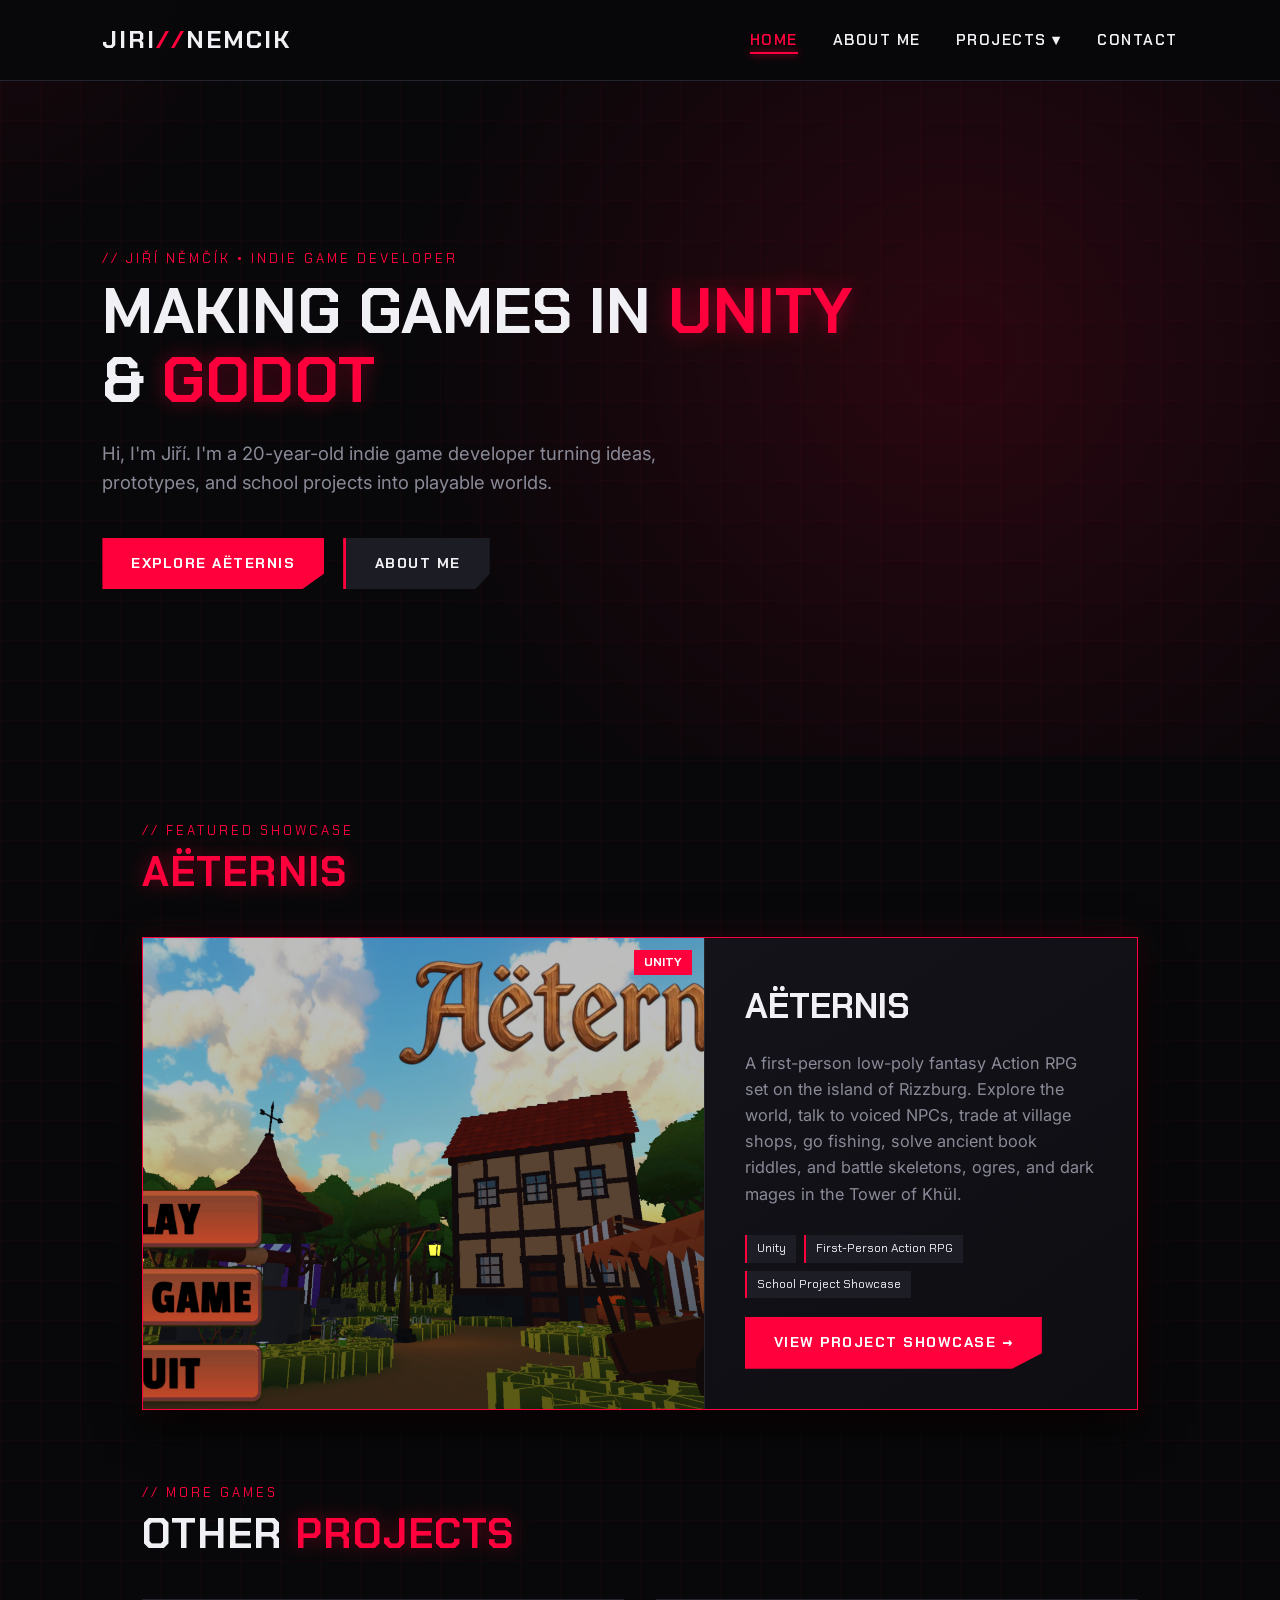
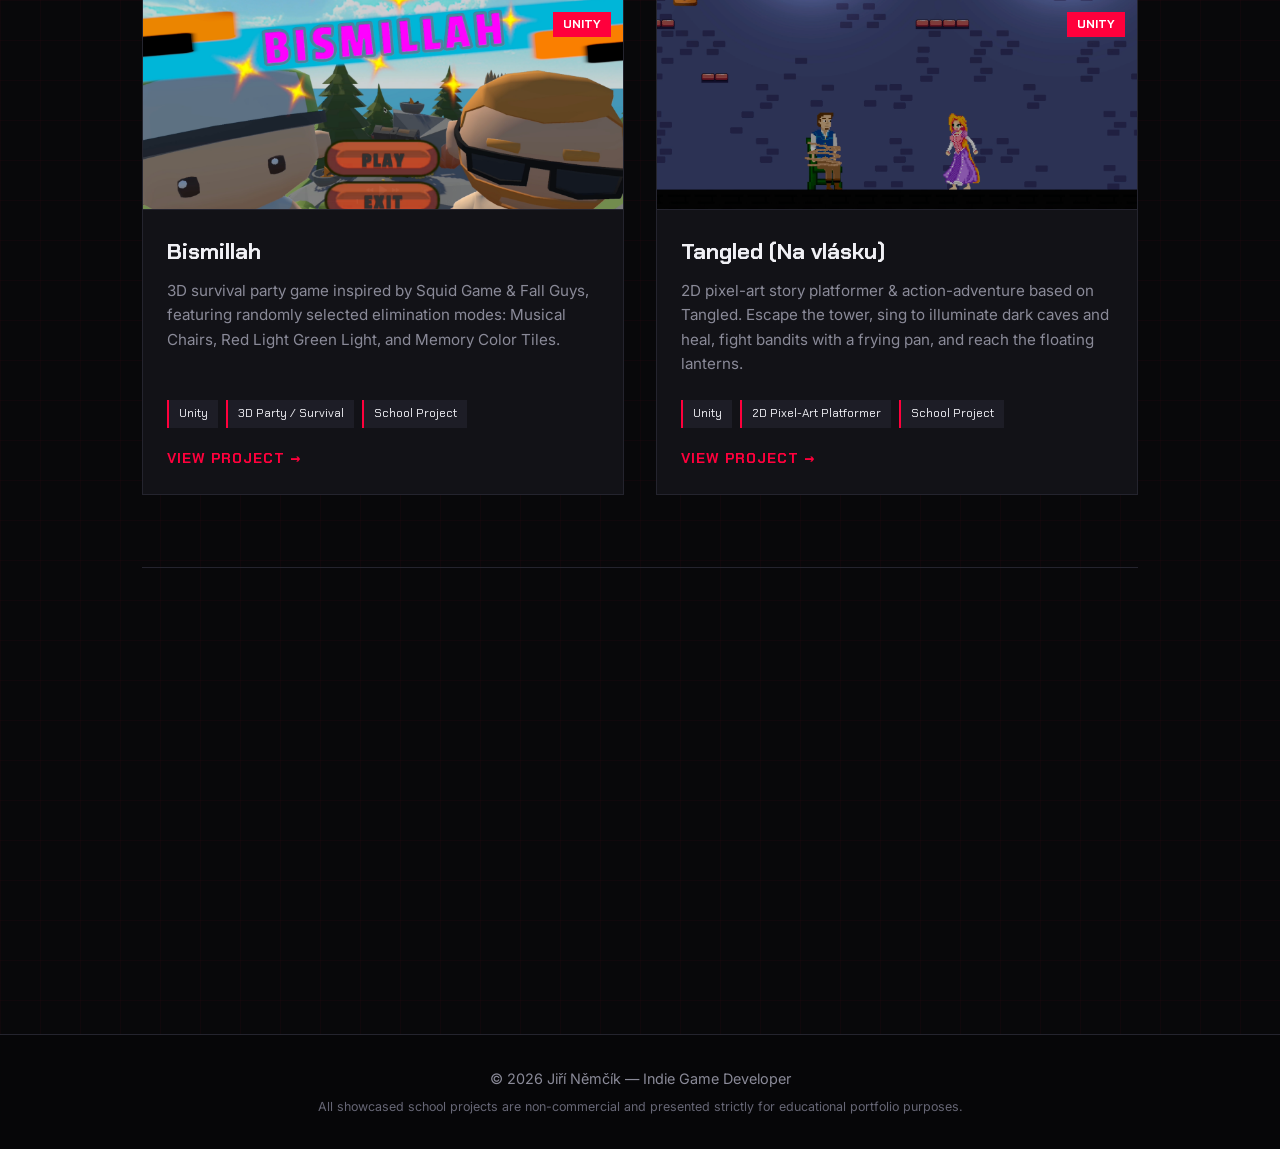
<file: index.html>
<!DOCTYPE html>
<html lang="en">
<head>
    <meta charset="UTF-8">
    <meta name="viewport" content="width=device-width, initial-scale=1.0">
    <title>Jiří Němčík | Indie Game Developer</title>
    <link rel="icon" type="image/svg+xml" href="data:image/svg+xml,<svg xmlns='http://www.w3.org/2000/svg' viewBox='0 0 64 64'><polygon points='0,0 64,0 64,48 48,64 0,64' fill='%2308080a' stroke='%23ff003c' stroke-width='5'/><text x='32' y='43' font-family='sans-serif' font-weight='900' font-size='28' fill='%23f0f0f5' text-anchor='middle'>J<tspan fill='%23ff003c'>N</tspan></text></svg>">
    <link href="https://fonts.googleapis.com/css2?family=Chakra+Petch:wght@600;700&family=Inter:wght@400;500;600&display=swap" rel="stylesheet">
    <link rel="stylesheet" href="style.css">
</head>
<body>

    <header class="navbar">
        <div class="logo"><a href="index.html">JIRI<span>//</span>NEMCIK</a></div>
        <nav>
            <ul class="nav-links">
                <li><a href="index.html" class="active">Home</a></li>
                <li><a href="about.html">About Me</a></li>
                <li class="dropdown">
                    <a href="projects.html">Projects ▾</a>
                    <div class="dropdown-content">
                        <a href="projects/aeternis.html">Aëternis</a>
                        <a href="projects/bismillah.html">Bismillah</a>
                        <a href="projects/tangled.html">Tangled</a>
                        <a href="projects/casinoholdem.html">Casino Hold'em</a>
                        <div class="dropdown-divider"></div>
                        <a href="projects.html" class="view-all">View All Projects →</a>
                    </div>
                </li>
                <li><a href="contact.html">Contact</a></li>
            </ul>
        </nav>
    </header>

    <section class="hero">
        <div class="hero-content">
            <span class="section-tag">// JIŘÍ NĚMČÍK • INDIE GAME DEVELOPER</span>
            <h1>MAKING GAMES IN <span class="accent">UNITY</span> & <span class="accent">GODOT</span></h1>
            <p class="description">
                Hi, I'm Jiří. I'm a 20-year-old indie game developer turning ideas, prototypes, and school projects into playable worlds.
            </p>
            <div class="hero-buttons">
                <a href="projects/aeternis.html" class="btn btn-primary">Explore Aëternis</a>
                <a href="about.html" class="btn btn-secondary">About Me</a>
            </div>
        </div>
    </section>

    <main class="container">
        <div class="section-header">
            <span class="section-tag">// FEATURED SHOWCASE</span>
            <h2 class="section-title"><span class="accent">Aëternis</span></h2>
        </div>

        <article class="flagship-card">
            <div class="flagship-media">
                <span class="project-badge">Unity</span>
                <img src="assets/aeternis/menu.png" alt="Aëternis Main Menu">
            </div>
            <div class="flagship-content">
                <h3>Aëternis</h3>
                <p>
                    A first-person low-poly fantasy Action RPG set on the island of Rizzburg. Explore the world, talk to voiced NPCs, trade at village shops, go fishing, solve ancient book riddles, and battle skeletons, ogres, and dark mages in the Tower of Khül.
                </p>
                <div class="tech-tags">
                    <span>Unity</span>
                    <span>First-Person Action RPG</span>
                    <span>School Project Showcase</span>
                </div>
                <div>
                    <a href="projects/aeternis.html" class="btn btn-primary">View Project Showcase →</a>
                </div>
            </div>
        </article>

        <div class="section-header">
            <span class="section-tag">// MORE GAMES</span>
            <h2 class="section-title">Other <span class="accent">Projects</span></h2>
        </div>

        <div class="projects-grid">
            <article class="project-card">
                <div class="project-thumb">
                    <span class="project-badge">Unity</span>
                    <img src="assets/bismillah/menu.png" alt="Bismillah Menu">
                </div>
                <div class="project-info">
                    <h3>Bismillah</h3>
                    <p>3D survival party game inspired by Squid Game & Fall Guys, featuring randomly selected elimination modes: Musical Chairs, Red Light Green Light, and Memory Color Tiles.</p>
                    <div class="tech-tags">
                        <span>Unity</span>
                        <span>3D Party / Survival</span>
                        <span>School Project</span>
                    </div>
                    <a href="projects/bismillah.html" class="card-link">View Project →</a>
                </div>
            </article>

            <article class="project-card">
                <div class="project-thumb">
                    <span class="project-badge">Unity</span>
                    <img src="assets/tangled/tangled1.png" alt="Tangled Main Menu">
                </div>
                <div class="project-info">
                    <h3>Tangled (Na vlásku)</h3>
                    <p>2D pixel-art story platformer & action-adventure based on Tangled. Escape the tower, sing to illuminate dark caves and heal, fight bandits with a frying pan, and reach the floating lanterns.</p>
                    <div class="tech-tags">
                        <span>Unity</span>
                        <span>2D Pixel-Art Platformer</span>
                        <span>School Project</span>
                    </div>
                    <a href="projects/tangled.html" class="card-link">View Project →</a>
                </div>
            </article>
        </div>

        <div class="bottom-project-section">
            <div class="section-header">
                <span class="section-tag">// SMALLER SIDE PROJECT</span>
                <h2 class="section-title">Casino <span class="accent">Hold'em</span></h2>
            </div>

            <article class="bottom-card">
                <div class="bottom-card-thumb">
                    <span class="project-badge">Unity</span>
                    <img src="assets/casino/casino2.png" alt="Casino Hold'em Gameplay">
                </div>
                <div class="project-info">
                    <h3>Casino Hold'em</h3>
                    <p>Texas Hold'em casino poker variant against the dealer. Features Ante & Blind Call betting, 2x Call/Fold decisions, animated card flips, and automatic 7-card poker hand evaluation.</p>
                    <div class="tech-tags">
                        <span>Unity</span>
                        <span>Card / Casino Poker</span>
                        <span>School Project</span>
                    </div>
                    <a href="projects/casinoholdem.html" class="card-link">View Casino Hold'em →</a>
                </div>
            </article>
        </div>
    </main>

    <footer>
        <p>© 2026 Jiří Němčík — Indie Game Developer</p>
        <span class="footer-disclaimer">All showcased school projects are non-commercial and presented strictly for educational portfolio purposes.</span>
    </footer>

    <script src="js.js"></script>
</body>
</html>
</file>
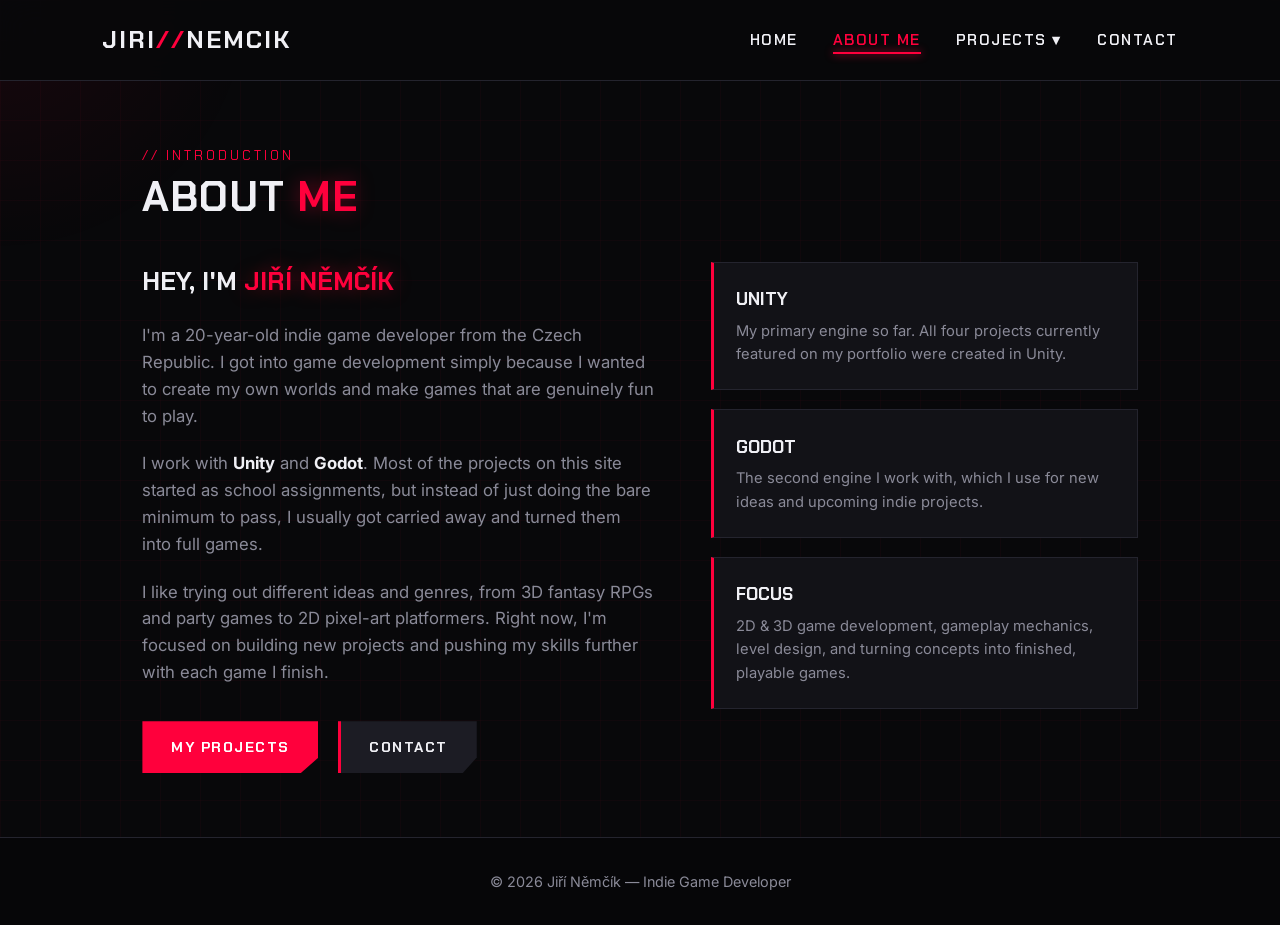
<file: about.html>
<!DOCTYPE html>
<html lang="en">
<head>
    <meta charset="UTF-8">
    <meta name="viewport" content="width=device-width, initial-scale=1.0">
    <title>About Me | Jiří Němčík</title>
    <link rel="icon" type="image/svg+xml" href="data:image/svg+xml,<svg xmlns='http://www.w3.org/2000/svg' viewBox='0 0 64 64'><polygon points='0,0 64,0 64,48 48,64 0,64' fill='%2308080a' stroke='%23ff003c' stroke-width='5'/><text x='32' y='43' font-family='sans-serif' font-weight='900' font-size='28' fill='%23f0f0f5' text-anchor='middle'>J<tspan fill='%23ff003c'>N</tspan></text></svg>">
    <link href="https://fonts.googleapis.com/css2?family=Chakra+Petch:wght@600;700&family=Inter:wght@400;500;600&display=swap" rel="stylesheet">
    <link rel="stylesheet" href="style.css">
</head>
<body>

    <header class="navbar">
        <div class="logo"><a href="index.html">JIRI<span>//</span>NEMCIK</a></div>
        <nav>
            <ul class="nav-links">
                <li><a href="index.html">Home</a></li>
                <li><a href="about.html" class="active">About Me</a></li>
                <li class="dropdown">
                    <a href="projects.html">Projects ▾</a>
                    <div class="dropdown-content">
                        <a href="projects/aeternis.html">Aëternis</a>
                        <a href="projects/bismillah.html">Bismillah</a>
                        <a href="projects/tangled.html">Tangled</a>
                        <a href="projects/casinoholdem.html">Casino Hold'em</a>
                        <div class="dropdown-divider"></div>
                        <a href="projects.html" class="view-all">View All Projects →</a>
                    </div>
                </li>
                <li><a href="contact.html">Contact</a></li>
            </ul>
        </nav>
    </header>

    <main class="container">
        <div class="section-header">
            <span class="section-tag">// INTRODUCTION</span>
            <h1 class="section-title">About <span class="accent">Me</span></h1>
        </div>

        <div class="about-grid">
            <div class="about-text">
                <h3 style="font-family: var(--font-heading); margin-bottom: 1.2rem; font-size: 1.6rem;">
                    HEY, I'M <span class="accent">JIŘÍ NĚMČÍK</span>
                </h3>
                <p>
                    I'm a 20-year-old indie game developer from the Czech Republic. I got into game development simply because I wanted to create my own worlds and make games that are genuinely fun to play.
                </p>
                <p>
                    I work with <strong>Unity</strong> and <strong>Godot</strong>. Most of the projects on this site started as school assignments, but instead of just doing the bare minimum to pass, I usually got carried away and turned them into full games.
                </p>
                <p style="margin-bottom: 2.2rem;">
                    I like trying out different ideas and genres, from 3D fantasy RPGs and party games to 2D pixel-art platformers. Right now, I'm focused on building new projects and pushing my skills further with each game I finish.
                </p>

                <div class="hero-buttons">
                    <a href="projects.html" class="btn btn-primary">My Projects</a>
                    <a href="contact.html" class="btn btn-secondary">Contact</a>
                </div>
            </div>

            <div class="info-cards">
                <div class="info-box">
                    <h4>Unity</h4>
                    <p>My primary engine so far. All four projects currently featured on my portfolio were created in Unity.</p>
                </div>

                <div class="info-box">
                    <h4>Godot</h4>
                    <p>The second engine I work with, which I use for new ideas and upcoming indie projects.</p>
                </div>

                <div class="info-box">
                    <h4>Focus</h4>
                    <p>2D & 3D game development, gameplay mechanics, level design, and turning concepts into finished, playable games.</p>
                </div>
            </div>
        </div>
    </main>

    <footer>
        <p>© 2026 Jiří Němčík — Indie Game Developer</p>
    </footer>

    <script src="js.js"></script>
</body>
</html>
</file>
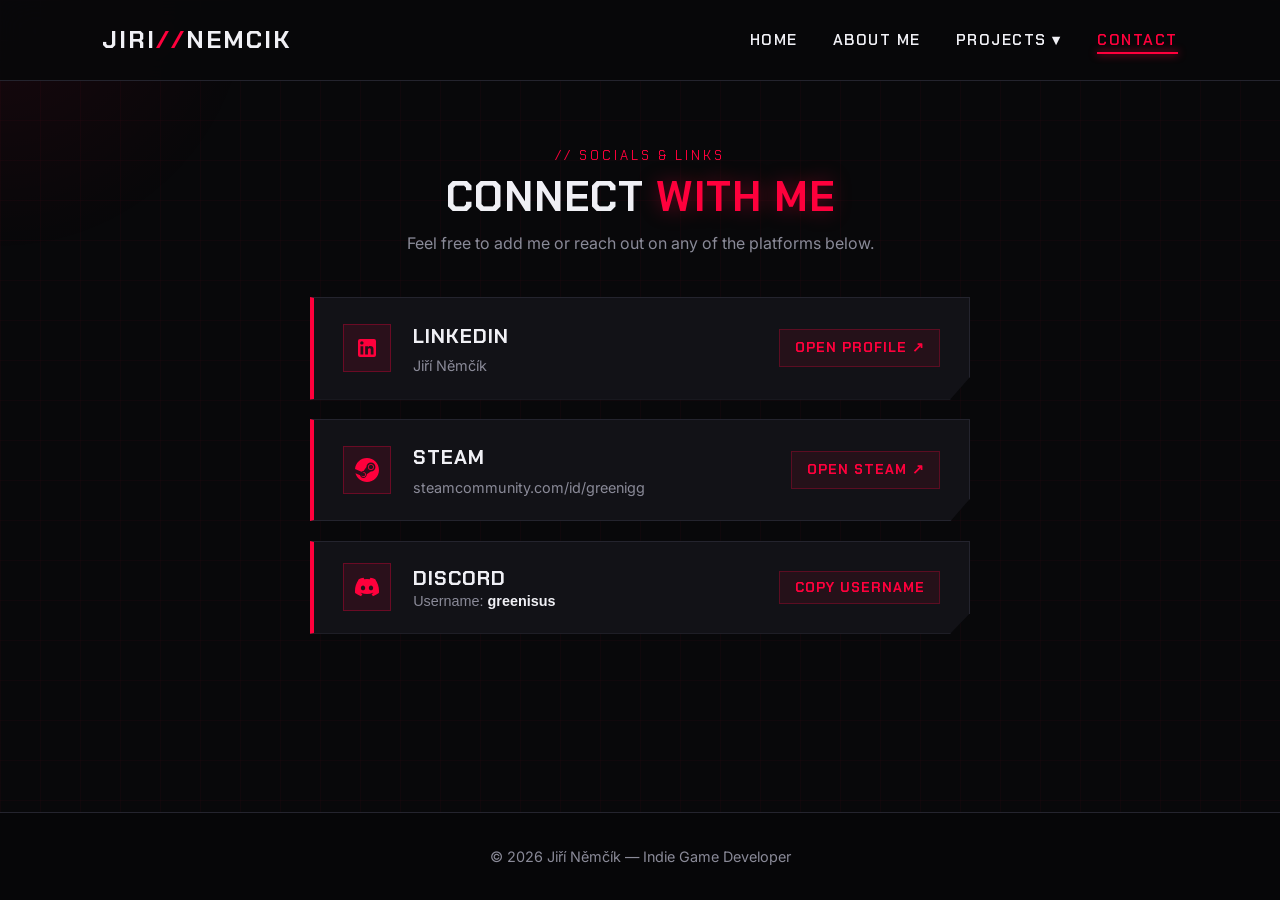
<file: contact.html>
<!DOCTYPE html>
<html lang="en">
<head>
    <meta charset="UTF-8">
    <meta name="viewport" content="width=device-width, initial-scale=1.0">
    <title>Contact | Jiří Němčík</title>
    <link rel="icon" type="image/svg+xml" href="data:image/svg+xml,<svg xmlns='http://www.w3.org/2000/svg' viewBox='0 0 64 64'><polygon points='0,0 64,0 64,48 48,64 0,64' fill='%2308080a' stroke='%23ff003c' stroke-width='5'/><text x='32' y='43' font-family='sans-serif' font-weight='900' font-size='28' fill='%23f0f0f5' text-anchor='middle'>J<tspan fill='%23ff003c'>N</tspan></text></svg>">
    <link href="https://fonts.googleapis.com/css2?family=Chakra+Petch:wght@600;700&family=Inter:wght@400;500;600&display=swap" rel="stylesheet">
    <link rel="stylesheet" href="style.css">
</head>
<body>

    <header class="navbar">
        <div class="logo"><a href="index.html">JIRI<span>//</span>NEMCIK</a></div>
        <nav>
            <ul class="nav-links">
                <li><a href="index.html">Home</a></li>
                <li><a href="about.html">About Me</a></li>
                <li class="dropdown">
                    <a href="projects.html">Projects ▾</a>
                    <div class="dropdown-content">
                        <a href="projects/aeternis.html">Aëternis</a>
                        <a href="projects/bismillah.html">Bismillah</a>
                        <a href="projects/tangled.html">Tangled</a>
                        <a href="projects/casinoholdem.html">Casino Hold'em</a>
                        <div class="dropdown-divider"></div>
                        <a href="projects.html" class="view-all">View All Projects →</a>
                    </div>
                </li>
                <li><a href="contact.html" class="active">Contact</a></li>
            </ul>
        </nav>
    </header>

    <main class="container">
        <div class="links-hub">
            <div class="section-header" style="text-align: center;">
                <span class="section-tag">// SOCIALS & LINKS</span>
                <h1 class="section-title">Connect <span class="accent">With Me</span></h1>
                <p style="color: var(--text-muted); margin-top: 0.6rem;">
                    Feel free to add me or reach out on any of the platforms below.
                </p>
            </div>

            <div class="hub-list">
                <!-- 1. LINKEDIN (Přímé rozkliknutí v nové záložce) -->
                <a href="https://www.linkedin.com/in/ji%C5%99%C3%AD-n%C4%9Bm%C4%8D%C3%ADk/" target="_blank" rel="noopener noreferrer" class="hub-card">
                    <div class="hub-icon">
                        <svg viewBox="0 0 24 24">
                            <path d="M19 3a2 2 0 0 1 2 2v14a2 2 0 0 1-2 2H5a2 2 0 0 1-2-2V5a2 2 0 0 1 2-2h14m-.5 15.5v-5.3a3.26 3.26 0 0 0-3.26-3.26c-.85 0-1.84.52-2.28 1.3v-1.11h-2.79v8.37h2.79v-4.93c0-.77.62-1.4 1.39-1.4a1.4 1.4 0 0 1 1.4 1.4v4.93h2.75M6.88 8.56a1.68 1.68 0 0 0 1.68-1.68c0-.93-.75-1.69-1.68-1.69a1.69 1.69 0 0 0-1.69 1.69c0 .93.76 1.68 1.69 1.68m1.39 9.94v-8.37H5.5v8.37h2.77z"/>
                        </svg>
                    </div>
                    <div class="hub-text">
                        <h3>LinkedIn</h3>
                        <p>Jiří Němčík</p>
                    </div>
                    <span class="hub-action">Open Profile ↗</span>
                </a>

                <!-- 2. STEAM (Přímé rozkliknutí v nové záložce) -->
                <a href="https://steamcommunity.com/id/greenigg/" target="_blank" rel="noopener noreferrer" class="hub-card">
                    <div class="hub-icon">
                        <svg viewBox="0 0 24 24">
                            <path d="M11.979 0C5.678 0 .511 4.86.022 11.037l6.432 2.658c.545-.371 1.203-.59 1.912-.59.063 0 .125.004.188.006l2.861-4.142V8.91c0-2.495 2.028-4.524 4.524-4.524 2.494 0 4.524 2.031 4.524 4.527s-2.03 4.525-4.524 4.525h-.105l-4.076 2.911c0 .052.004.105.004.159 0 1.875-1.515 3.396-3.39 3.396-1.635 0-3.016-1.173-3.313-2.727L.436 15.27C1.862 20.307 6.486 24 11.979 24c6.627 0 11.999-5.373 11.999-12S18.605 0 11.979 0zM7.54 18.21l-1.473-.61c.262.543.714.999 1.314 1.25 1.297.539 2.793-.076 3.332-1.375.263-.63.264-1.319.005-1.949s-.75-1.121-1.377-1.383c-.624-.26-1.29-.249-1.878-.03l1.523.63c.956.4 1.409 1.5 1.009 2.455-.397.957-1.497 1.41-2.455 1.012zm11.415-9.303c0-1.662-1.353-3.015-3.015-3.015-1.665 0-3.015 1.353-3.015 3.015 0 1.665 1.35 3.015 3.015 3.015 1.663 0 3.015-1.35 3.015-3.015zm-5.273-.005c0-1.252 1.013-2.266 2.265-2.266 1.249 0 2.266 1.014 2.266 2.266 0 1.251-1.017 2.265-2.266 2.265-1.252 0-2.265-1.014-2.265-2.265z"/>
                        </svg>
                    </div>
                    <div class="hub-text">
                        <h3>Steam</h3>
                        <p>steamcommunity.com/id/greenigg</p>
                    </div>
                    <span class="hub-action">Open Steam ↗</span>
                </a>

                <!-- 3. DISCORD (Kliknutí zkopíruje přezdívku greenisus) -->
                <button type="button" class="hub-card copy-trigger" data-copy="greenisus">
                    <div class="hub-icon">
                        <svg viewBox="0 0 24 24">
                            <path d="M20.317 4.37a19.791 19.791 0 0 0-4.885-1.515.074.074 0 0 0-.079.037c-.21.375-.444.864-.608 1.25a18.27 18.27 0 0 0-5.487 0 12.64 12.64 0 0 0-.617-1.25.077.077 0 0 0-.079-.037A19.736 19.736 0 0 0 3.677 4.37a.07.07 0 0 0-.032.027C.533 9.046-.32 13.58.099 18.057a.082.082 0 0 0 .031.057 19.9 19.9 0 0 0 5.993 3.03.078.078 0 0 0 .084-.028c.462-.63.874-1.295 1.226-1.994a.076.076 0 0 0-.041-.106 13.107 13.107 0 0 1-1.872-.892.077.077 0 0 1-.008-.128 10.2 10.2 0 0 0 .372-.292.074.074 0 0 1 .077-.01c3.928 1.793 8.18 1.793 12.062 0a.074.074 0 0 1 .078.01c.12.098.246.198.373.292a.077.077 0 0 1-.006.127 12.299 12.299 0 0 1-1.873.892.077.077 0 0 0-.041.107c.36.698.772 1.362 1.225 1.993a.076.076 0 0 0 .084.028 19.839 19.839 0 0 0 6.002-3.03.077.077 0 0 0 .032-.054c.5-5.177-.838-9.674-3.549-13.66a.061.061 0 0 0-.031-.03zM8.02 15.33c-1.183 0-2.157-1.085-2.157-2.419 0-1.333.956-2.419 2.157-2.419 1.21 0 2.176 1.096 2.157 2.42 0 1.333-.956 2.418-2.157 2.418zm7.975 0c-1.183 0-2.157-1.085-2.157-2.419 0-1.333.955-2.419 2.157-2.419 1.21 0 2.176 1.096 2.157 2.42 0 1.333-.946 2.418-2.157 2.418z"/>
                        </svg>
                    </div>
                    <div class="hub-text">
                        <h3>Discord</h3>
                        <p>Username: <strong>greenisus</strong></p>
                    </div>
                    <span class="hub-action">Copy Username</span>
                </button>
            </div>
        </div>
    </main>

    <footer>
        <p>© 2026 Jiří Němčík — Indie Game Developer</p>
    </footer>

    <script src="js.js"></script>
</body>
</html>
</file>
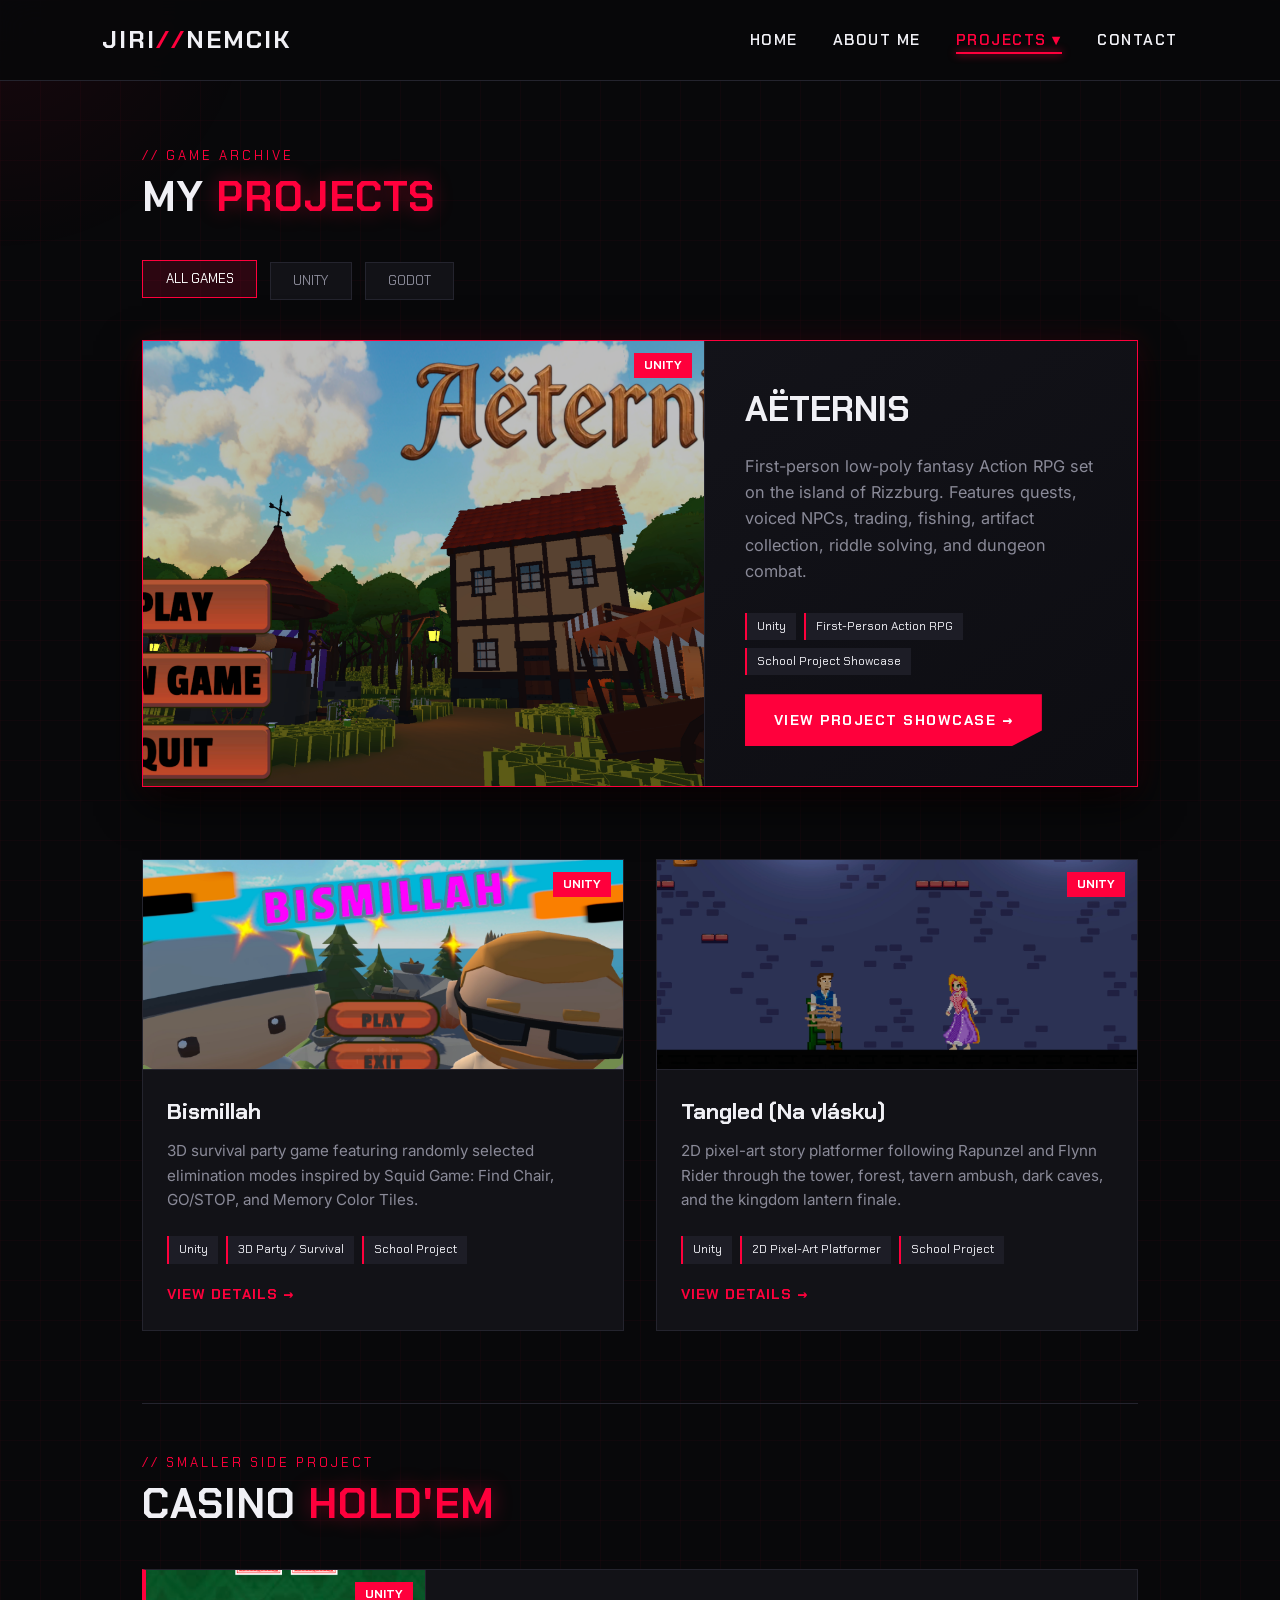
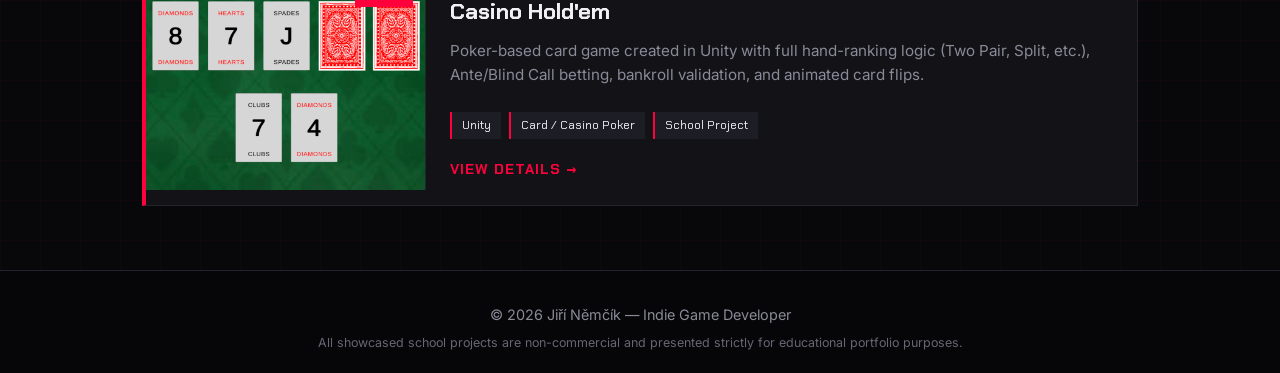
<file: projects.html>
<!DOCTYPE html>
<html lang="en">
<head>
    <meta charset="UTF-8">
    <meta name="viewport" content="width=device-width, initial-scale=1.0">
    <title>Projects | Jiří Němčík</title>
    <link rel="icon" type="image/svg+xml" href="data:image/svg+xml,<svg xmlns='http://www.w3.org/2000/svg' viewBox='0 0 64 64'><polygon points='0,0 64,0 64,48 48,64 0,64' fill='%2308080a' stroke='%23ff003c' stroke-width='5'/><text x='32' y='43' font-family='sans-serif' font-weight='900' font-size='28' fill='%23f0f0f5' text-anchor='middle'>J<tspan fill='%23ff003c'>N</tspan></text></svg>">
    <link href="https://fonts.googleapis.com/css2?family=Chakra+Petch:wght@600;700&family=Inter:wght@400;500;600&display=swap" rel="stylesheet">
    <link rel="stylesheet" href="style.css">
</head>
<body>

    <header class="navbar">
        <div class="logo"><a href="index.html">JIRI<span>//</span>NEMCIK</a></div>
        <nav>
            <ul class="nav-links">
                <li><a href="index.html">Home</a></li>
                <li><a href="about.html">About Me</a></li>
                <li class="dropdown">
                    <a href="projects.html" class="active">Projects ▾</a>
                    <div class="dropdown-content">
                        <a href="projects/aeternis.html">Aëternis</a>
                        <a href="projects/bismillah.html">Bismillah</a>
                        <a href="projects/tangled.html">Tangled</a>
                        <a href="projects/casinoholdem.html">Casino Hold'em</a>
                        <div class="dropdown-divider"></div>
                        <a href="projects.html" class="view-all">View All Projects →</a>
                    </div>
                </li>
                <li><a href="contact.html">Contact</a></li>
            </ul>
        </nav>
    </header>

    <main class="container">
        <div class="section-header">
            <span class="section-tag">// GAME ARCHIVE</span>
            <h1 class="section-title">My <span class="accent">Projects</span></h1>
        </div>

        <div class="filter-bar">
            <button class="filter-btn active" data-filter="all">All Games</button>
            <button class="filter-btn" data-filter="unity">Unity</button>
            <button class="filter-btn" data-filter="godot">Godot</button>
        </div>

        <div id="emptyFilterMsg" class="empty-filter-msg">
            <h3>No Godot projects published here yet.</h3>
            <p>All featured school projects below were built in Unity. New Godot projects coming soon!</p>
        </div>

        <article class="flagship-card" data-category="unity">
            <div class="flagship-media">
                <span class="project-badge">Unity</span>
                <img src="assets/aeternis/menu.png" alt="Aëternis Cover">
            </div>
            <div class="flagship-content">
                <h3>Aëternis</h3>
                <p>
                    First-person low-poly fantasy Action RPG set on the island of Rizzburg. Features quests, voiced NPCs, trading, fishing, artifact collection, riddle solving, and dungeon combat.
                </p>
                <div class="tech-tags">
                    <span>Unity</span>
                    <span>First-Person Action RPG</span>
                    <span>School Project Showcase</span>
                </div>
                <div>
                    <a href="projects/aeternis.html" class="btn btn-primary">View Project Showcase →</a>
                </div>
            </div>
        </article>

        <div class="projects-grid" data-category="unity">
            <article class="project-card">
                <div class="project-thumb">
                    <span class="project-badge">Unity</span>
                    <img src="assets/bismillah/menu.png" alt="Bismillah Preview">
                </div>
                <div class="project-info">
                    <h3>Bismillah</h3>
                    <p>3D survival party game featuring randomly selected elimination modes inspired by Squid Game: Find Chair, GO/STOP, and Memory Color Tiles.</p>
                    <div class="tech-tags">
                        <span>Unity</span>
                        <span>3D Party / Survival</span>
                        <span>School Project</span>
                    </div>
                    <a href="projects/bismillah.html" class="card-link">View Details →</a>
                </div>
            </article>

            <article class="project-card">
                <div class="project-thumb">
                    <span class="project-badge">Unity</span>
                    <img src="assets/tangled/tangled1.png" alt="Tangled Preview">
                </div>
                <div class="project-info">
                    <h3>Tangled (Na vlásku)</h3>
                    <p>2D pixel-art story platformer following Rapunzel and Flynn Rider through the tower, forest, tavern ambush, dark caves, and the kingdom lantern finale.</p>
                    <div class="tech-tags">
                        <span>Unity</span>
                        <span>2D Pixel-Art Platformer</span>
                        <span>School Project</span>
                    </div>
                    <a href="projects/tangled.html" class="card-link">View Details →</a>
                </div>
            </article>
        </div>

        <div class="bottom-project-section" data-category="unity">
            <div class="section-header">
                <span class="section-tag">// SMALLER SIDE PROJECT</span>
                <h2 class="section-title">Casino <span class="accent">Hold'em</span></h2>
            </div>

            <article class="bottom-card">
                <div class="bottom-card-thumb">
                    <span class="project-badge">Unity</span>
                    <img src="assets/casino/casino2.png" alt="Casino Hold'em Preview">
                </div>
                <div class="project-info">
                    <h3>Casino Hold'em</h3>
                    <p>Poker-based card game created in Unity with full hand-ranking logic (Two Pair, Split, etc.), Ante/Blind Call betting, bankroll validation, and animated card flips.</p>
                    <div class="tech-tags">
                        <span>Unity</span>
                        <span>Card / Casino Poker</span>
                        <span>School Project</span>
                    </div>
                    <a href="projects/casinoholdem.html" class="card-link">View Details →</a>
                </div>
            </article>
        </div>
    </main>

    <footer>
        <p>© 2026 Jiří Němčík — Indie Game Developer</p>
        <span class="footer-disclaimer">All showcased school projects are non-commercial and presented strictly for educational portfolio purposes.</span>
    </footer>

    <script src="js.js"></script>
</body>
</html>
</file>
<file: style.css>
:root {
    --bg-main: #08080a;
    --bg-card: #121217;
    --bg-card-hover: #181820;
    --accent-red: #ff003c;
    --accent-red-dim: rgba(255, 0, 60, 0.15);
    --text-main: #f0f0f5;
    --text-muted: #8a8a98;
    --border-color: #24242e;
    --font-heading: 'Chakra Petch', sans-serif;
    --font-body: 'Inter', sans-serif;
}

* {
    margin: 0;
    padding: 0;
    box-sizing: border-box;
}

html {
    scroll-behavior: smooth;
    overflow-x: hidden;
}

body {
    background-color: var(--bg-main);
    background-image: 
        linear-gradient(rgba(255, 0, 60, 0.03) 1px, transparent 1px),
        linear-gradient(90deg, rgba(255, 0, 60, 0.03) 1px, transparent 1px);
    background-size: 40px 40px;
    color: var(--text-main);
    font-family: var(--font-body);
    line-height: 1.6;
    display: flex;
    flex-direction: column;
    min-height: 100vh;
    overflow-x: hidden;
    opacity: 0;
    transition: opacity 0.35s cubic-bezier(0.22, 1, 0.36, 1);
}

body.page-ready {
    opacity: 1;
}

body.page-leaving {
    opacity: 0;
}

/* --- HORNÍ SCROLL PROGRESS BAR --- */
.scroll-progress {
    position: fixed;
    top: 0;
    left: 0;
    height: 3px;
    width: 0%;
    background: linear-gradient(90deg, var(--accent-red), #ff557a);
    box-shadow: 0 0 12px var(--accent-red);
    z-index: 9999;
    transition: width 0.08s linear;
}

/* --- JEMNÁ ZÁŘE ZA KURZOREM NA POZADÍ --- */
.cursor-ambient {
    position: fixed;
    width: 550px;
    height: 550px;
    border-radius: 50%;
    background: radial-gradient(circle, rgba(255, 0, 60, 0.07) 0%, transparent 65%);
    pointer-events: none;
    transform: translate(-50%, -50%);
    z-index: 0;
    transition: opacity 0.3s ease;
}

/* --- NAVBAR --- */
.navbar {
    display: flex;
    justify-content: space-between;
    align-items: center;
    padding: 1.2rem 8%;
    background: rgba(8, 8, 10, 0.92);
    border-bottom: 1px solid var(--border-color);
    position: sticky;
    top: 0;
    z-index: 1000;
    backdrop-filter: blur(14px);
    transition: padding 0.3s ease, border-color 0.3s ease, box-shadow 0.3s ease;
}

.navbar.scrolled {
    padding: 0.85rem 8%;
    border-bottom-color: rgba(255, 0, 60, 0.35);
    box-shadow: 0 8px 30px rgba(0, 0, 0, 0.85);
}

.logo a {
    font-family: var(--font-heading);
    font-size: 1.55rem;
    font-weight: 700;
    color: var(--text-main);
    text-decoration: none;
    letter-spacing: 2px;
    transition: text-shadow 0.3s ease;
}

.logo a:hover {
    text-shadow: 0 0 15px var(--accent-red-dim);
}

.logo span {
    color: var(--accent-red);
}

/* --- HAMBURGER TLAČÍTKO PRO MOBILY --- */
.menu-toggle {
    display: none;
    flex-direction: column;
    justify-content: space-between;
    width: 28px;
    height: 20px;
    background: transparent;
    border: none;
    cursor: pointer;
    z-index: 1002;
    padding: 0;
}

.menu-toggle span {
    display: block;
    width: 100%;
    height: 2px;
    background-color: var(--text-main);
    transition: all 0.3s ease;
}

.menu-toggle.open span:nth-child(1) {
    transform: translateY(9px) rotate(45deg);
    background-color: var(--accent-red);
}

.menu-toggle.open span:nth-child(2) {
    opacity: 0;
}

.menu-toggle.open span:nth-child(3) {
    transform: translateY(-9px) rotate(-45deg);
    background-color: var(--accent-red);
}

.nav-links {
    display: flex;
    list-style: none;
    align-items: center;
    gap: 2.2rem;
}

.nav-links > li > a {
    color: var(--text-main);
    text-decoration: none;
    font-family: var(--font-heading);
    font-size: 0.95rem;
    font-weight: 600;
    text-transform: uppercase;
    letter-spacing: 1.5px;
    transition: color 0.25s ease;
    position: relative;
    padding-bottom: 4px;
}

.nav-links > li > a::after {
    content: "";
    position: absolute;
    bottom: 0;
    left: 0;
    width: 0%;
    height: 2px;
    background-color: var(--accent-red);
    box-shadow: 0 0 8px var(--accent-red);
    transition: width 0.28s cubic-bezier(0.22, 1, 0.36, 1);
}

.nav-links > li > a:hover::after,
.nav-links > li > a.active::after {
    width: 100%;
}

.nav-links a:hover, .nav-links a.active {
    color: var(--accent-red);
}

/* --- DROPDOWN MENU --- */
.dropdown {
    position: relative;
    padding: 0.5rem 0;
}

.dropdown-content {
    visibility: hidden;
    opacity: 0;
    position: absolute;
    top: 100%;
    left: 0;
    background-color: var(--bg-card);
    min-width: 230px;
    border: 1px solid var(--border-color);
    border-top: 2px solid var(--accent-red);
    box-shadow: 0 15px 35px rgba(0, 0, 0, 0.9), 0 0 20px var(--accent-red-dim);
    transform: translateY(12px);
    transition: all 0.25s cubic-bezier(0.22, 1, 0.36, 1);
}

.dropdown:hover .dropdown-content {
    visibility: visible;
    opacity: 1;
    transform: translateY(0);
}

.dropdown-content a {
    color: var(--text-muted);
    padding: 12px 18px;
    display: block;
    font-size: 0.85rem;
    font-family: var(--font-heading);
    text-decoration: none;
    text-transform: uppercase;
    letter-spacing: 1px;
    border-left: 2px solid transparent;
    transition: all 0.2s ease;
}

.dropdown-content a:hover {
    background-color: rgba(255, 0, 60, 0.08);
    color: var(--text-main);
    border-left: 2px solid var(--accent-red);
    padding-left: 24px;
}

.dropdown-divider {
    height: 1px;
    background-color: var(--border-color);
}

.dropdown-content .view-all {
    color: var(--accent-red);
    font-weight: 700;
}

/* --- TLAČÍTKA --- */
.btn {
    display: inline-flex;
    align-items: center;
    justify-content: center;
    gap: 0.65rem;
    font-family: var(--font-heading);
    text-decoration: none;
    padding: 0.9rem 1.8rem;
    font-weight: 700;
    letter-spacing: 1.5px;
    font-size: 0.9rem;
    text-transform: uppercase;
    transition: all 0.25s cubic-bezier(0.22, 1, 0.36, 1);
    cursor: pointer;
    border: none;
    position: relative;
    overflow: hidden;
    clip-path: polygon(0 0, 100% 0, 100% 70%, 90% 100%, 0 100%);
}

.btn svg {
    width: 18px;
    height: 18px;
    fill: currentColor;
    flex-shrink: 0;
}

.btn-primary {
    background-color: var(--accent-red);
    color: #fff;
}

.btn-primary:hover {
    background-color: #ff1a50;
    transform: translateY(-3px);
    filter: drop-shadow(0 0 14px rgba(255, 0, 60, 0.65));
}

.btn-secondary {
    background-color: #1c1c24;
    color: var(--text-main);
    border-left: 3px solid var(--accent-red);
}

.btn-secondary:hover {
    background-color: #282834;
    color: var(--accent-red);
    transform: translateY(-3px);
}

/* --- SPOLEČNÉ ROZVRŽENÍ SEKCE --- */
.container {
    width: 100%;
    max-width: 1200px;
    margin: 0 auto;
    padding: 4rem 8%;
    flex: 1;
    position: relative;
    z-index: 1;
}

.section-header {
    margin-bottom: 2.5rem;
}

.section-tag {
    font-family: var(--font-heading);
    color: var(--accent-red);
    letter-spacing: 3px;
    font-size: 0.82rem;
    text-transform: uppercase;
    display: block;
    margin-bottom: 0.5rem;
    word-break: break-word;
}

.section-title {
    font-family: var(--font-heading);
    font-size: clamp(1.85rem, 4vw, 2.6rem);
    text-transform: uppercase;
    letter-spacing: 1px;
    line-height: 1.15;
}

.accent {
    color: var(--accent-red);
    text-shadow: 0 0 20px rgba(255, 0, 60, 0.4);
}

/* --- COPYRIGHT / SCHOOL PROJECT DISCLAIMER BOX --- */
.disclaimer-box {
    background: rgba(255, 0, 60, 0.05);
    border: 1px solid var(--border-color);
    border-left: 3px solid var(--accent-red);
    padding: 1rem 1.25rem;
    margin-top: 1.5rem;
    font-size: 0.85rem;
    color: var(--text-muted);
    line-height: 1.55;
}

.disclaimer-box strong {
    color: var(--text-main);
    font-family: var(--font-heading);
    text-transform: uppercase;
    letter-spacing: 0.5px;
    display: block;
    margin-bottom: 0.25rem;
    font-size: 0.82rem;
}

/* --- HERO SEKCE --- */
.hero {
    min-height: 75vh;
    display: flex;
    align-items: center;
    padding: 3rem 8%;
    background: radial-gradient(circle at 75% 40%, rgba(255, 0, 60, 0.14), transparent 55%);
    position: relative;
    z-index: 1;
}

.hero-content {
    max-width: 750px;
    width: 100%;
}

.hero h1 {
    font-family: var(--font-heading);
    font-size: clamp(2.2rem, 5.5vw, 4rem);
    line-height: 1.08;
    margin-bottom: 1.5rem;
    text-transform: uppercase;
}

.hero p.description {
    color: var(--text-muted);
    font-size: clamp(1rem, 2vw, 1.15rem);
    margin-bottom: 2.5rem;
    max-width: 600px;
}

.hero-buttons {
    display: flex;
    gap: 1.2rem;
    flex-wrap: wrap;
}

/* --- SCROLL REVEAL ANIMACE --- */
.reveal-item {
    opacity: 0;
    transform: translateY(28px);
    transition: opacity 0.65s cubic-bezier(0.22, 1, 0.36, 1), transform 0.65s cubic-bezier(0.22, 1, 0.36, 1);
}

.reveal-item.revealed {
    opacity: 1;
    transform: translateY(0);
}

/* --- SPOTLIGHT HOVER EFEKT NA KARTÁCH --- */
.flagship-card,
.project-card,
.bottom-card,
.info-box,
.hub-card,
.gallery-item {
    position: relative;
    overflow: hidden;
}

.flagship-card::before,
.project-card::before,
.bottom-card::before,
.info-box::before,
.hub-card::before,
.gallery-item::before {
    content: "";
    position: absolute;
    inset: 0;
    background: radial-gradient(
        420px circle at var(--mouse-x, -500px) var(--mouse-y, -500px),
        rgba(255, 0, 60, 0.13),
        transparent 45%
    );
    pointer-events: none;
    z-index: 3;
    opacity: 0;
    transition: opacity 0.3s ease;
}

.flagship-card:hover::before,
.project-card:hover::before,
.bottom-card:hover::before,
.info-box:hover::before,
.hub-card:hover::before,
.gallery-item:hover::before {
    opacity: 1;
}

/* --- VYZDVIŽENÁ KARTA (AËTERNIS) --- */
.flagship-card {
    background: linear-gradient(145deg, #16161d, #0d0d12);
    border: 1px solid var(--accent-red);
    box-shadow: 0 15px 40px rgba(0, 0, 0, 0.9), 0 0 25px var(--accent-red-dim);
    display: grid;
    grid-template-columns: 1.3fr 1fr;
    margin-bottom: 4.5rem;
    transition: transform 0.3s ease, box-shadow 0.3s ease;
}

.flagship-card:hover {
    transform: translateY(-5px);
    box-shadow: 0 20px 50px rgba(0, 0, 0, 0.95), 0 0 35px rgba(255, 0, 60, 0.25);
}

.flagship-media {
    min-height: 360px;
    background: linear-gradient(135deg, #220a12, #0d0d12);
    border-right: 1px solid var(--border-color);
    display: flex;
    align-items: center;
    justify-content: center;
    position: relative;
    overflow: hidden;
}

.flagship-media img,
.project-thumb img,
.bottom-card-thumb img {
    width: 100%;
    height: 100%;
    object-fit: cover;
    display: block;
    transition: transform 0.5s cubic-bezier(0.22, 1, 0.36, 1);
}

.flagship-card:hover .flagship-media img,
.project-card:hover .project-thumb img,
.bottom-card:hover .bottom-card-thumb img {
    transform: scale(1.06);
}

.flagship-content {
    padding: 2.5rem;
    display: flex;
    flex-direction: column;
    justify-content: center;
    position: relative;
    z-index: 4;
}

.flagship-content h3 {
    font-family: var(--font-heading);
    font-size: clamp(1.6rem, 3vw, 2.2rem);
    text-transform: uppercase;
    margin-bottom: 1rem;
}

.flagship-content p {
    color: var(--text-muted);
    font-size: 1.02rem;
    margin-bottom: 1.8rem;
}

/* --- VIDEO & SCREENSHOT GALLERY NA STRÁNCE HRY --- */
.video-showcase {
    width: 100%;
    margin-bottom: 3rem;
    border: 1px solid var(--accent-red);
    box-shadow: 0 15px 40px rgba(0, 0, 0, 0.85), 0 0 20px var(--accent-red-dim);
    background: #000;
    overflow: hidden;
    display: flex;
    justify-content: center;
}

.video-showcase video {
    width: 100%;
    max-height: 560px;
    display: block;
}

.video-showcase.vertical-video video {
    width: auto;
    max-width: 100%;
    height: 540px;
}

.gallery-section {
    margin-top: 4rem;
    padding-top: 3rem;
    border-top: 1px solid var(--border-color);
}

.gallery-grid {
    display: grid;
    grid-template-columns: repeat(2, 1fr);
    gap: 1.8rem;
}

.gallery-grid-3 {
    display: grid;
    grid-template-columns: repeat(3, 1fr);
    gap: 1.5rem;
}

.gallery-item {
    background: var(--bg-card);
    border: 1px solid var(--border-color);
    transition: all 0.35s cubic-bezier(0.22, 1, 0.36, 1);
    display: flex;
    flex-direction: column;
    cursor: zoom-in;
}

.gallery-item:hover {
    border-color: var(--accent-red);
    transform: translateY(-6px);
    box-shadow: 0 14px 30px rgba(0, 0, 0, 0.85), 0 0 18px var(--accent-red-dim);
}

.gallery-item img {
    width: 100%;
    height: 260px;
    object-fit: cover;
    display: block;
    border-bottom: 1px solid var(--border-color);
    transition: transform 0.45s cubic-bezier(0.22, 1, 0.36, 1);
}

.gallery-item:hover img {
    transform: scale(1.04);
}

.gallery-item.portrait-item img {
    height: 380px;
    object-fit: contain;
    background: #071f10;
}

.gallery-caption {
    padding: 1rem 1.2rem;
    position: relative;
    z-index: 4;
    background: var(--bg-card);
    flex: 1;
}

.gallery-caption h4 {
    font-family: var(--font-heading);
    font-size: 1.05rem;
    margin-bottom: 0.25rem;
    color: var(--text-main);
}

.gallery-caption p {
    font-size: 0.88rem;
    color: var(--text-muted);
}

/* --- LIGHTBOX --- */
.lightbox-overlay {
    position: fixed;
    inset: 0;
    background: rgba(5, 5, 8, 0.94);
    backdrop-filter: blur(10px);
    z-index: 10000;
    display: flex;
    flex-direction: column;
    align-items: center;
    justify-content: center;
    padding: 1.2rem;
    opacity: 0;
    visibility: hidden;
    transition: opacity 0.3s ease, visibility 0.3s ease;
    cursor: zoom-out;
}

.lightbox-overlay.active {
    opacity: 1;
    visibility: visible;
}

.lightbox-overlay img {
    max-width: 94vw;
    max-height: 78vh;
    object-fit: contain;
    border: 2px solid var(--accent-red);
    box-shadow: 0 20px 60px rgba(0, 0, 0, 0.95), 0 0 30px var(--accent-red-dim);
    transform: scale(0.94);
    transition: transform 0.3s cubic-bezier(0.22, 1, 0.36, 1);
}

.lightbox-overlay.active img {
    transform: scale(1);
}

.lightbox-caption {
    margin-top: 1rem;
    font-family: var(--font-heading);
    font-size: 1.05rem;
    color: var(--text-main);
    letter-spacing: 1px;
    text-align: center;
}

/* --- KARTY PROJEKTŮ (GRID) --- */
.projects-grid {
    display: grid;
    grid-template-columns: repeat(auto-fill, minmax(min(100%, 320px), 1fr));
    gap: 2rem;
    margin-bottom: 4.5rem;
}

.project-card {
    background-color: var(--bg-card);
    border: 1px solid var(--border-color);
    transition: border-color 0.3s ease, box-shadow 0.3s ease, transform 0.25s ease;
    display: flex;
    flex-direction: column;
}

.project-card:hover {
    border-color: var(--accent-red);
    box-shadow: 0 14px 35px rgba(0, 0, 0, 0.85), 0 0 20px var(--accent-red-dim);
}

.project-thumb {
    height: 210px;
    background: linear-gradient(135deg, #1a1a24, #0d0d12);
    display: flex;
    align-items: center;
    justify-content: center;
    border-bottom: 1px solid var(--border-color);
    position: relative;
    overflow: hidden;
}

.project-badge {
    position: absolute;
    top: 12px;
    right: 12px;
    background: var(--accent-red);
    color: #fff;
    font-family: var(--font-heading);
    font-size: 0.75rem;
    font-weight: 700;
    padding: 3px 10px;
    text-transform: uppercase;
    z-index: 4;
}

.project-info {
    padding: 1.5rem;
    flex: 1;
    display: flex;
    flex-direction: column;
    position: relative;
    z-index: 4;
}

.project-info h3 {
    font-family: var(--font-heading);
    font-size: 1.4rem;
    margin-bottom: 0.6rem;
}

.project-info p {
    color: var(--text-muted);
    font-size: 0.95rem;
    margin-bottom: 1.5rem;
    flex: 1;
}

.tech-tags {
    display: flex;
    gap: 0.5rem;
    flex-wrap: wrap;
    margin-bottom: 1.2rem;
}

.tech-tags span {
    background: #1d1d26;
    color: var(--text-main);
    font-size: 0.75rem;
    padding: 4px 10px;
    border-left: 2px solid var(--accent-red);
    font-family: var(--font-heading);
}

.card-link {
    color: var(--accent-red);
    text-decoration: none;
    font-family: var(--font-heading);
    font-weight: 700;
    font-size: 0.9rem;
    text-transform: uppercase;
    letter-spacing: 1px;
    display: inline-flex;
    align-items: center;
    gap: 4px;
    transition: gap 0.2s ease, color 0.2s ease;
}

.card-link:hover {
    gap: 10px;
    color: #ff3362;
}

/* --- SPODNÍ SEKCE PRO CASINO HOLD'EM --- */
.bottom-project-section {
    margin-top: 2rem;
    padding-top: 3rem;
    border-top: 1px solid var(--border-color);
}

.bottom-card {
    background-color: var(--bg-card);
    border: 1px solid var(--border-color);
    border-left: 4px solid var(--accent-red);
    display: grid;
    grid-template-columns: 280px 1fr;
    transition: all 0.3s ease;
}

.bottom-card:hover {
    border-color: var(--accent-red);
    transform: translateY(-4px);
    box-shadow: 0 12px 30px rgba(0, 0, 0, 0.8), 0 0 15px var(--accent-red-dim);
}

.bottom-card-thumb {
    height: 220px;
    background: #071f10;
    display: flex;
    align-items: center;
    justify-content: center;
    border-right: 1px solid var(--border-color);
    position: relative;
    overflow: hidden;
}

/* --- FILTRY & PRÁZDNÝ STAV PRO GODOT --- */
.filter-bar {
    display: flex;
    gap: 0.8rem;
    margin-bottom: 2.5rem;
    flex-wrap: wrap;
}

.filter-btn {
    background: var(--bg-card);
    color: var(--text-muted);
    border: 1px solid var(--border-color);
    padding: 0.6rem 1.4rem;
    font-family: var(--font-heading);
    text-transform: uppercase;
    cursor: pointer;
    transition: all 0.25s ease;
}

.filter-btn:hover, .filter-btn.active {
    border-color: var(--accent-red);
    color: #fff;
    background: var(--accent-red-dim);
    transform: translateY(-2px);
}

.empty-filter-msg {
    display: none;
    background: var(--bg-card);
    border: 1px dashed var(--accent-red);
    padding: 3rem 1.5rem;
    text-align: center;
    margin-bottom: 3rem;
    animation: fadeIn 0.35s ease;
}

@keyframes fadeIn {
    from { opacity: 0; transform: translateY(10px); }
    to { opacity: 1; transform: translateY(0); }
}

.empty-filter-msg h3 {
    font-family: var(--font-heading);
    font-size: 1.35rem;
    margin-bottom: 0.5rem;
    color: var(--text-main);
}

.empty-filter-msg p {
    color: var(--text-muted);
    font-size: 0.95rem;
}

/* --- ABOUT ME --- */
.about-grid {
    display: grid;
    grid-template-columns: 1.2fr 1fr;
    gap: 3.5rem;
    align-items: start;
}

.about-text p {
    color: var(--text-muted);
    font-size: 1.05rem;
    margin-bottom: 1.3rem;
}

.about-text strong {
    color: var(--text-main);
}

.info-cards {
    display: grid;
    grid-template-columns: 1fr;
    gap: 1.2rem;
}

.info-box {
    background: var(--bg-card);
    border: 1px solid var(--border-color);
    border-left: 3px solid var(--accent-red);
    padding: 1.4rem;
    transition: transform 0.25s ease, border-color 0.25s ease;
}

.info-box:hover {
    transform: translateX(6px);
    border-color: var(--accent-red);
}

.info-box h4 {
    font-family: var(--font-heading);
    font-size: 1.1rem;
    text-transform: uppercase;
    margin-bottom: 0.4rem;
    color: var(--text-main);
}

.info-box p {
    color: var(--text-muted);
    font-size: 0.92rem;
}

/* --- CONTACT / LINKTREE HUB --- */
.links-hub {
    max-width: 660px;
    margin: 0 auto;
}

.hub-list {
    display: flex;
    flex-direction: column;
    gap: 1.2rem;
}

.hub-card {
    width: 100%;
    background: var(--bg-card);
    border: 1px solid var(--border-color);
    border-left: 4px solid var(--accent-red);
    padding: 1.35rem 1.8rem;
    display: flex;
    align-items: center;
    gap: 1.4rem;
    text-decoration: none;
    color: var(--text-main);
    cursor: pointer;
    text-align: left;
    transition: all 0.25s cubic-bezier(0.22, 1, 0.36, 1);
    clip-path: polygon(0 0, 100% 0, 100% 78%, 97% 100%, 0 100%);
}

.hub-card:hover {
    background: var(--bg-card-hover);
    border-color: var(--accent-red);
    transform: translateX(8px);
    box-shadow: 0 10px 25px rgba(0, 0, 0, 0.75), 0 0 15px var(--accent-red-dim);
}

.hub-card.copied {
    border-color: #16a34a;
    border-left-color: #16a34a;
}

.hub-icon {
    width: 48px;
    height: 48px;
    background: rgba(255, 0, 60, 0.1);
    border: 1px solid rgba(255, 0, 60, 0.3);
    display: flex;
    align-items: center;
    justify-content: center;
    flex-shrink: 0;
    position: relative;
    z-index: 4;
}

.hub-icon svg {
    width: 24px;
    height: 24px;
    fill: var(--accent-red);
}

.hub-text {
    flex: 1;
    min-width: 0;
    position: relative;
    z-index: 4;
}

.hub-text h3 {
    font-family: var(--font-heading);
    font-size: 1.25rem;
    text-transform: uppercase;
    letter-spacing: 1px;
    margin-bottom: 0.15rem;
}

.hub-text p {
    font-size: 0.9rem;
    color: var(--text-muted);
    overflow-wrap: break-word;
}

.hub-text strong {
    color: var(--text-main);
}

.hub-action {
    font-family: var(--font-heading);
    font-size: 0.85rem;
    font-weight: 700;
    text-transform: uppercase;
    letter-spacing: 1px;
    color: var(--accent-red);
    background: rgba(255, 0, 60, 0.08);
    padding: 0.45rem 0.9rem;
    border: 1px solid rgba(255, 0, 60, 0.25);
    white-space: nowrap;
    position: relative;
    z-index: 4;
}

.hub-card.copied .hub-action {
    color: #4ade80;
    background: rgba(22, 163, 74, 0.15);
    border-color: #16a34a;
}

/* --- FOOTER --- */
footer {
    border-top: 1px solid var(--border-color);
    padding: 2rem 6%;
    text-align: center;
    color: var(--text-muted);
    font-size: 0.9rem;
    background: #060608;
    position: relative;
    z-index: 1;
}

.footer-disclaimer {
    display: block;
    font-size: 0.78rem;
    color: #666675;
    margin-top: 0.4rem;
}

/* =========================================================
   RESPONZIVNÍ DESIGN (TABLETY & MOBILY)
   ========================================================= */

@media (max-width: 960px) {
    .container {
        padding: 3.2rem 6%;
    }
    .navbar, .navbar.scrolled {
        padding: 1rem 6%;
    }
    .hero {
        min-height: 65vh;
        padding: 3rem 6%;
    }
    .flagship-card {
        grid-template-columns: 1fr;
        margin-bottom: 3.5rem;
    }
    .flagship-media {
        min-height: 260px;
        max-height: 340px;
        border-right: none;
        border-bottom: 1px solid var(--border-color);
    }
    .about-grid {
        grid-template-columns: 1fr;
        gap: 2.5rem;
    }
    .gallery-grid-3 {
        grid-template-columns: repeat(2, 1fr);
    }
}

@media (max-width: 768px) {
    .cursor-ambient {
        display: none;
    }

    .menu-toggle {
        display: flex;
    }

    .navbar nav {
        position: absolute;
        top: 100%;
        left: 0;
        width: 100%;
        background: rgba(10, 10, 14, 0.98);
        border-bottom: 2px solid var(--accent-red);
        box-shadow: 0 20px 40px rgba(0, 0, 0, 0.95);
        max-height: 0;
        overflow: hidden;
        transition: max-height 0.35s cubic-bezier(0.22, 1, 0.36, 1);
    }

    .navbar nav.nav-open {
        max-height: 520px;
    }

    .nav-links {
        flex-direction: column;
        align-items: stretch;
        gap: 0;
        padding: 0.8rem 6% 1.4rem;
    }

    .nav-links > li {
        border-bottom: 1px solid var(--border-color);
    }

    .nav-links > li:last-child {
        border-bottom: none;
    }

    .nav-links > li > a {
        display: flex;
        justify-content: space-between;
        align-items: center;
        padding: 0.95rem 0;
        font-size: 1.05rem;
    }

    .nav-links > li > a::after {
        display: none;
    }

    .dropdown {
        padding: 0;
    }

    .dropdown-content {
        position: static;
        visibility: visible;
        opacity: 1;
        transform: none;
        box-shadow: none;
        border: none;
        border-left: 2px solid var(--accent-red);
        background: rgba(255, 0, 60, 0.04);
        margin-bottom: 0.8rem;
        display: none;
    }

    .dropdown.mobile-open .dropdown-content {
        display: block;
    }

    .dropdown-content a {
        padding: 10px 16px;
        font-size: 0.9rem;
    }

    .flagship-content {
        padding: 1.6rem;
    }

    .bottom-card {
        grid-template-columns: 1fr;
    }

    .bottom-card-thumb {
        height: 200px;
        border-right: none;
        border-bottom: 1px solid var(--border-color);
    }

    .gallery-grid,
    .gallery-grid-3 {
        grid-template-columns: 1fr;
        gap: 1.4rem;
    }

    .gallery-item img {
        height: 220px;
    }

    .gallery-item.portrait-item img {
        height: 320px;
    }

    .video-showcase.vertical-video video {
        height: 420px;
    }
}

@media (max-width: 480px) {
    .container {
        padding: 2.5rem 5%;
    }
    .navbar, .navbar.scrolled {
        padding: 0.9rem 5%;
    }
    .logo a {
        font-size: 1.35rem;
    }
    .hero {
        min-height: auto;
        padding: 3.5rem 5% 2.5rem;
    }
    .hero-buttons {
        flex-direction: column;
        width: 100%;
    }
    .hero-buttons .btn {
        width: 100%;
    }
    .flagship-content .btn {
        width: 100%;
    }
    .filter-bar {
        display: grid;
        grid-template-columns: repeat(3, 1fr);
        gap: 0.5rem;
    }
    .filter-btn {
        padding: 0.6rem 0.5rem;
        font-size: 0.8rem;
        text-align: center;
    }
    .hub-card {
        flex-wrap: wrap;
        padding: 1.2rem;
        gap: 1rem;
    }
    .hub-action {
        width: 100%;
        text-align: center;
    }
}
</file>
